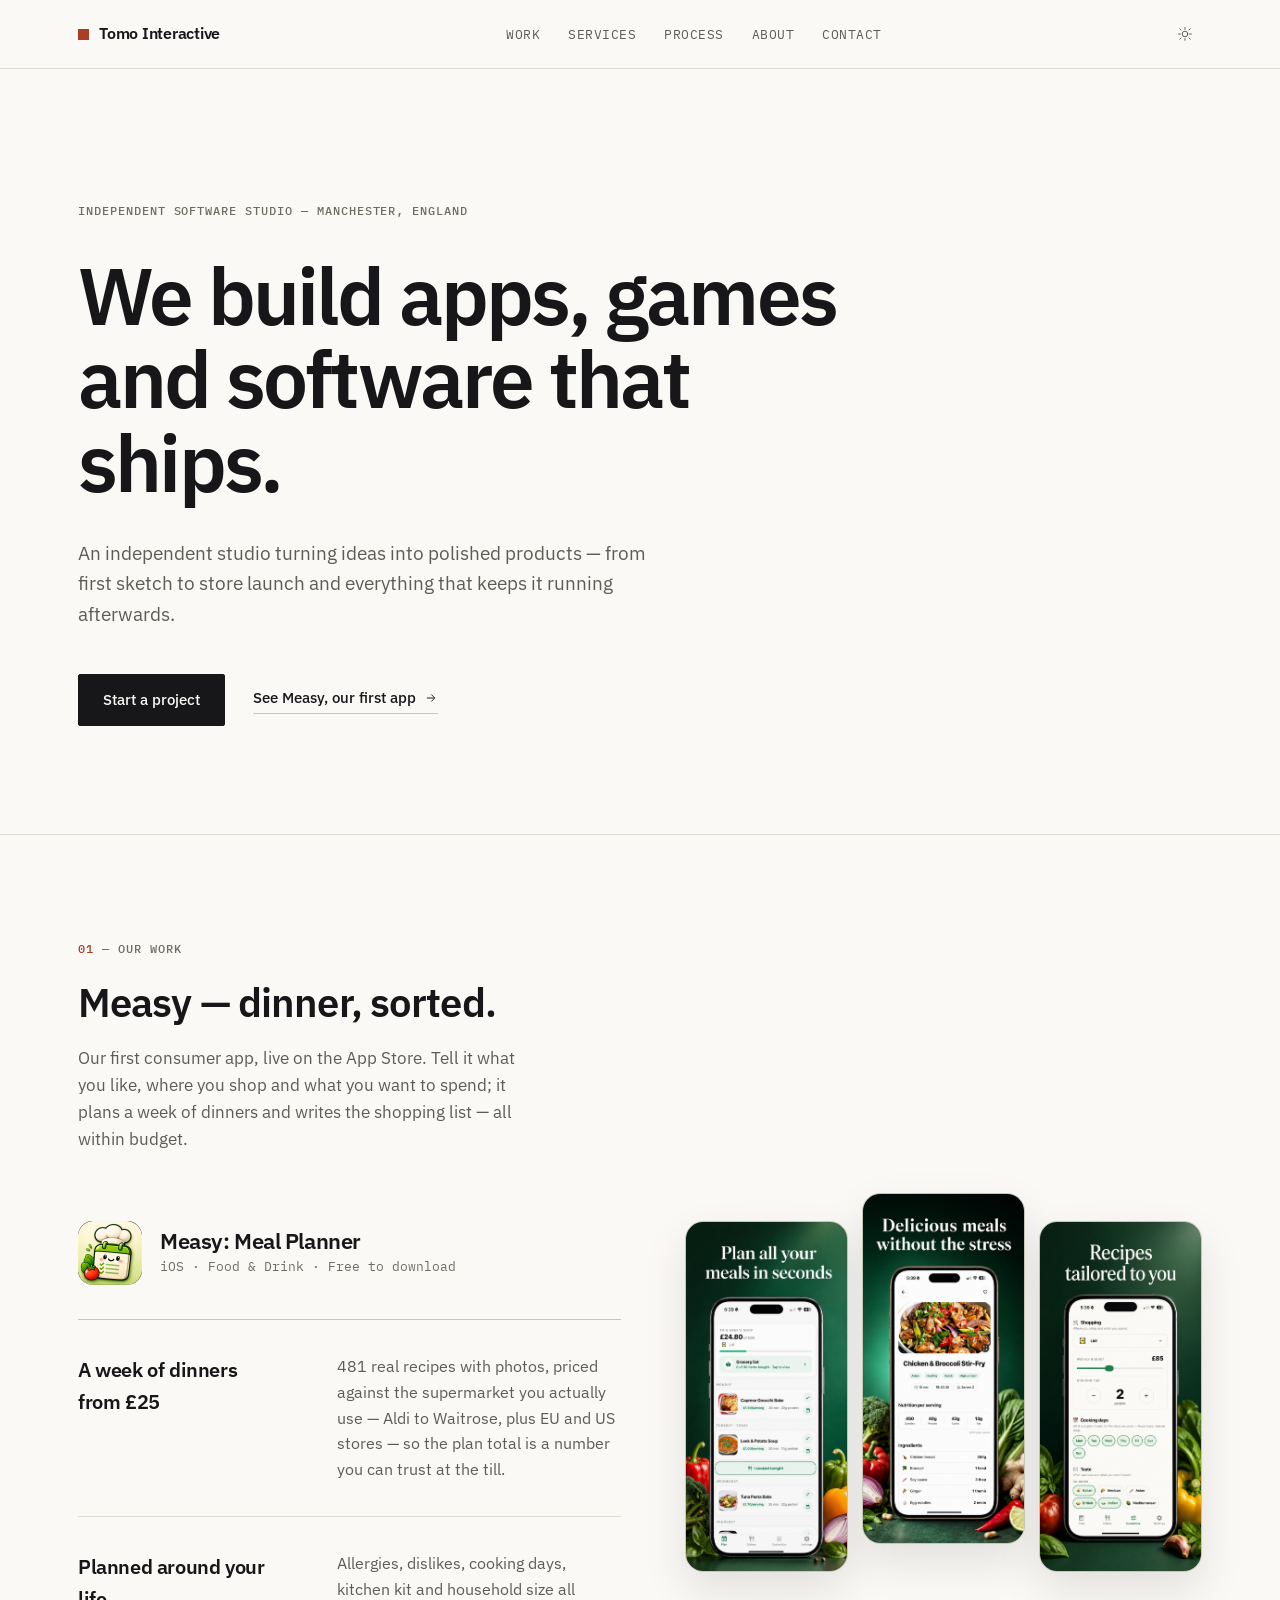
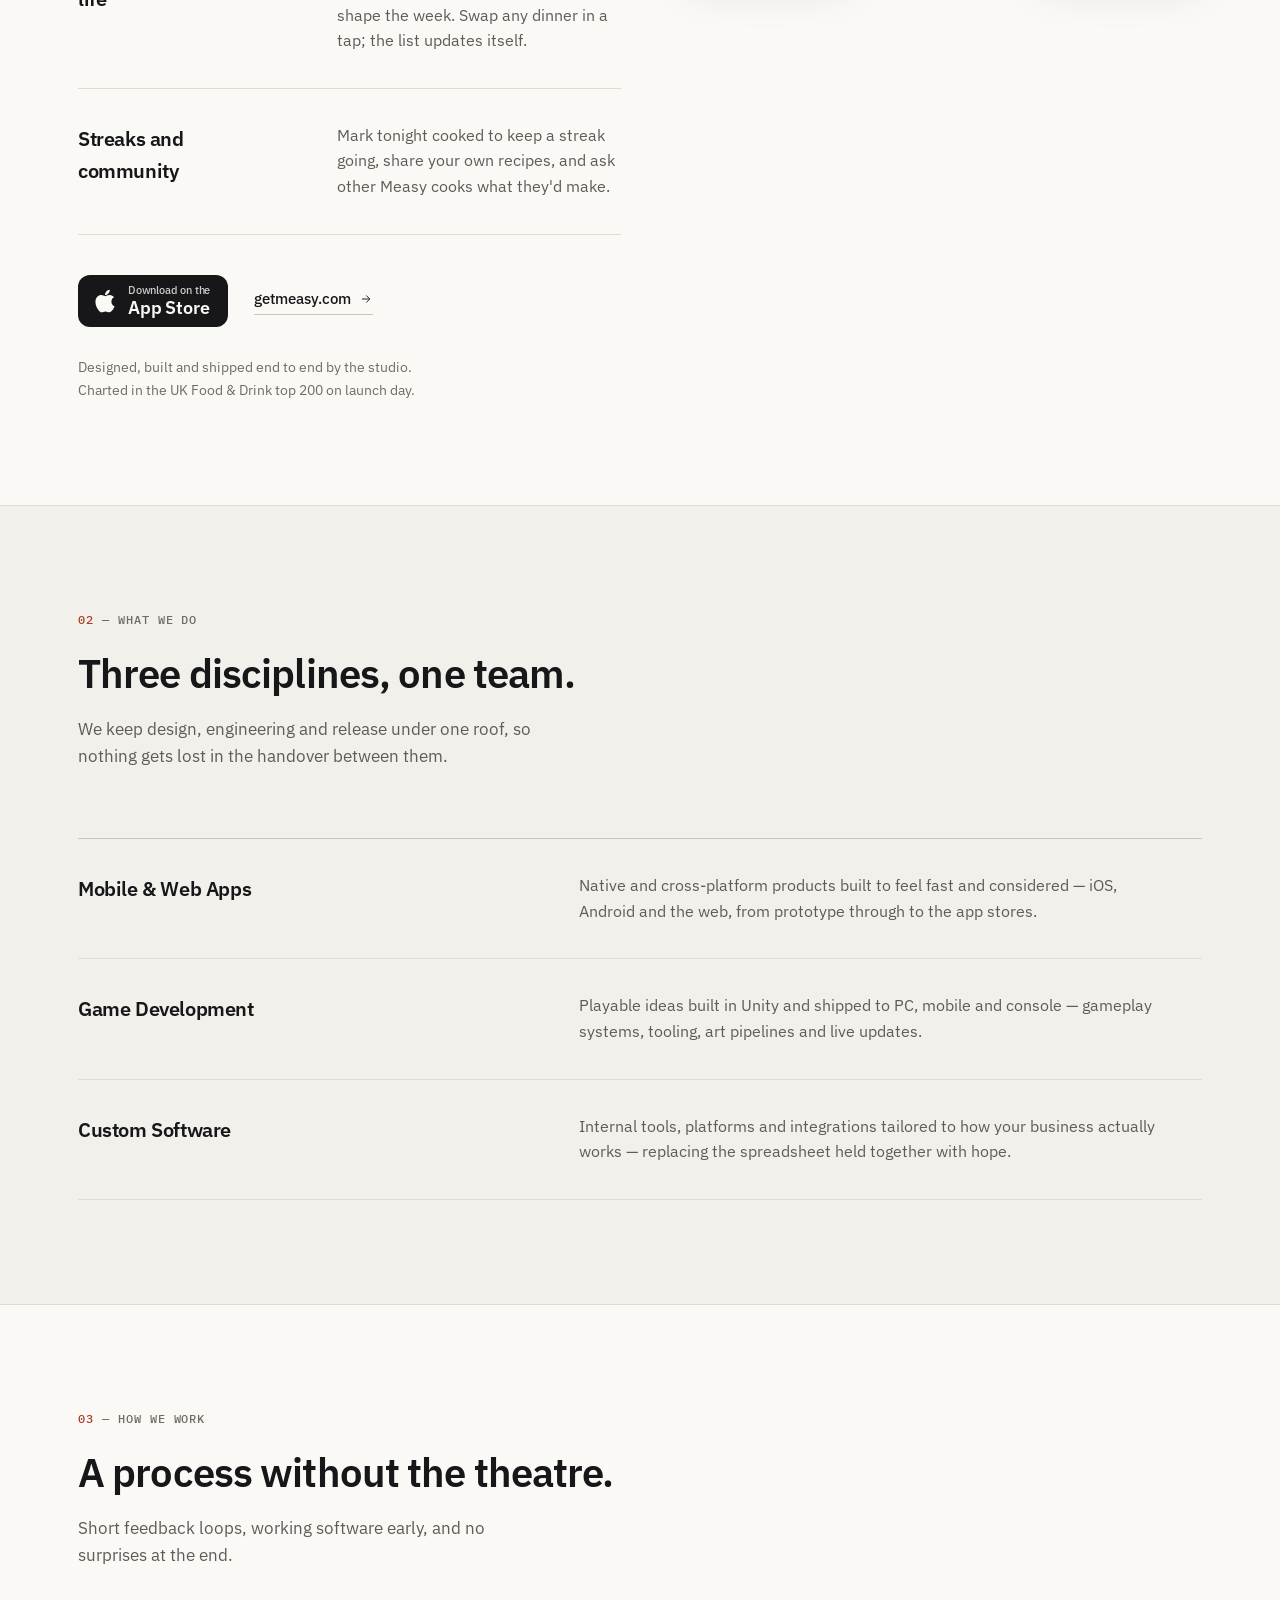
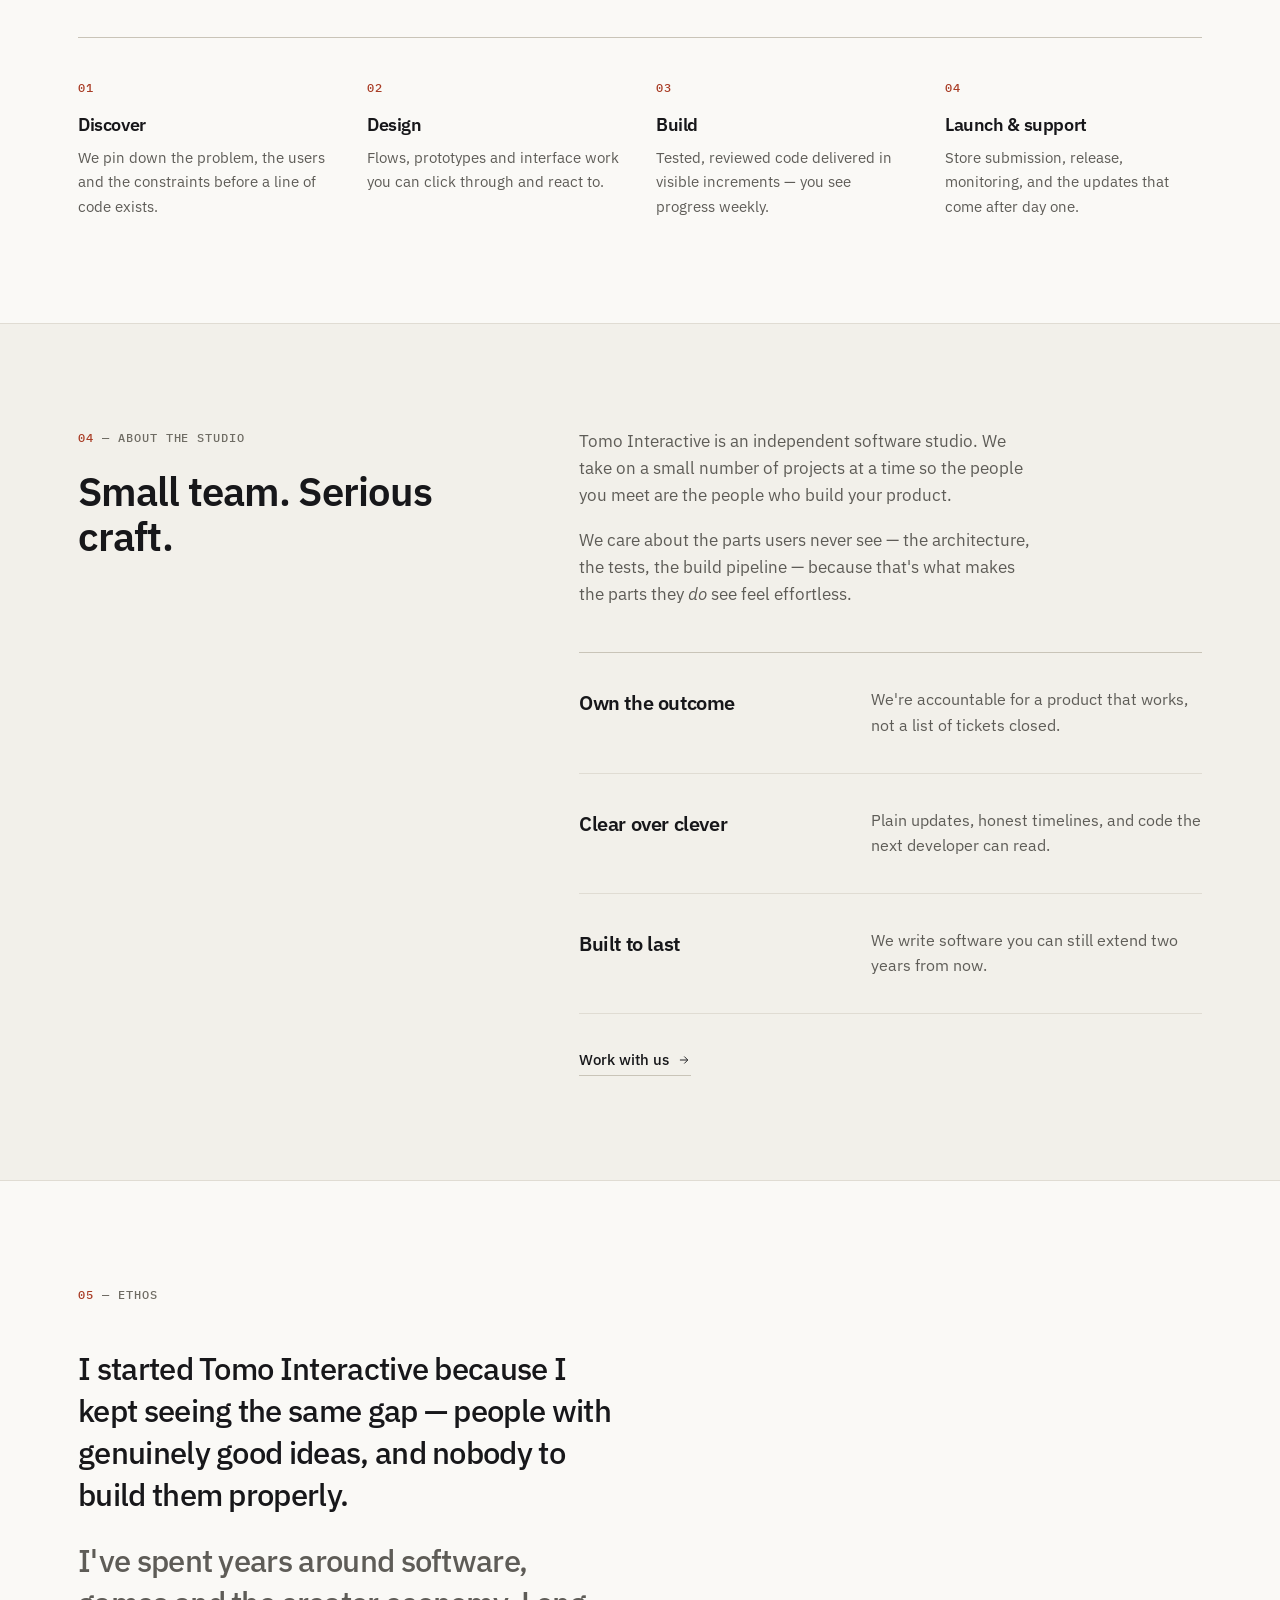
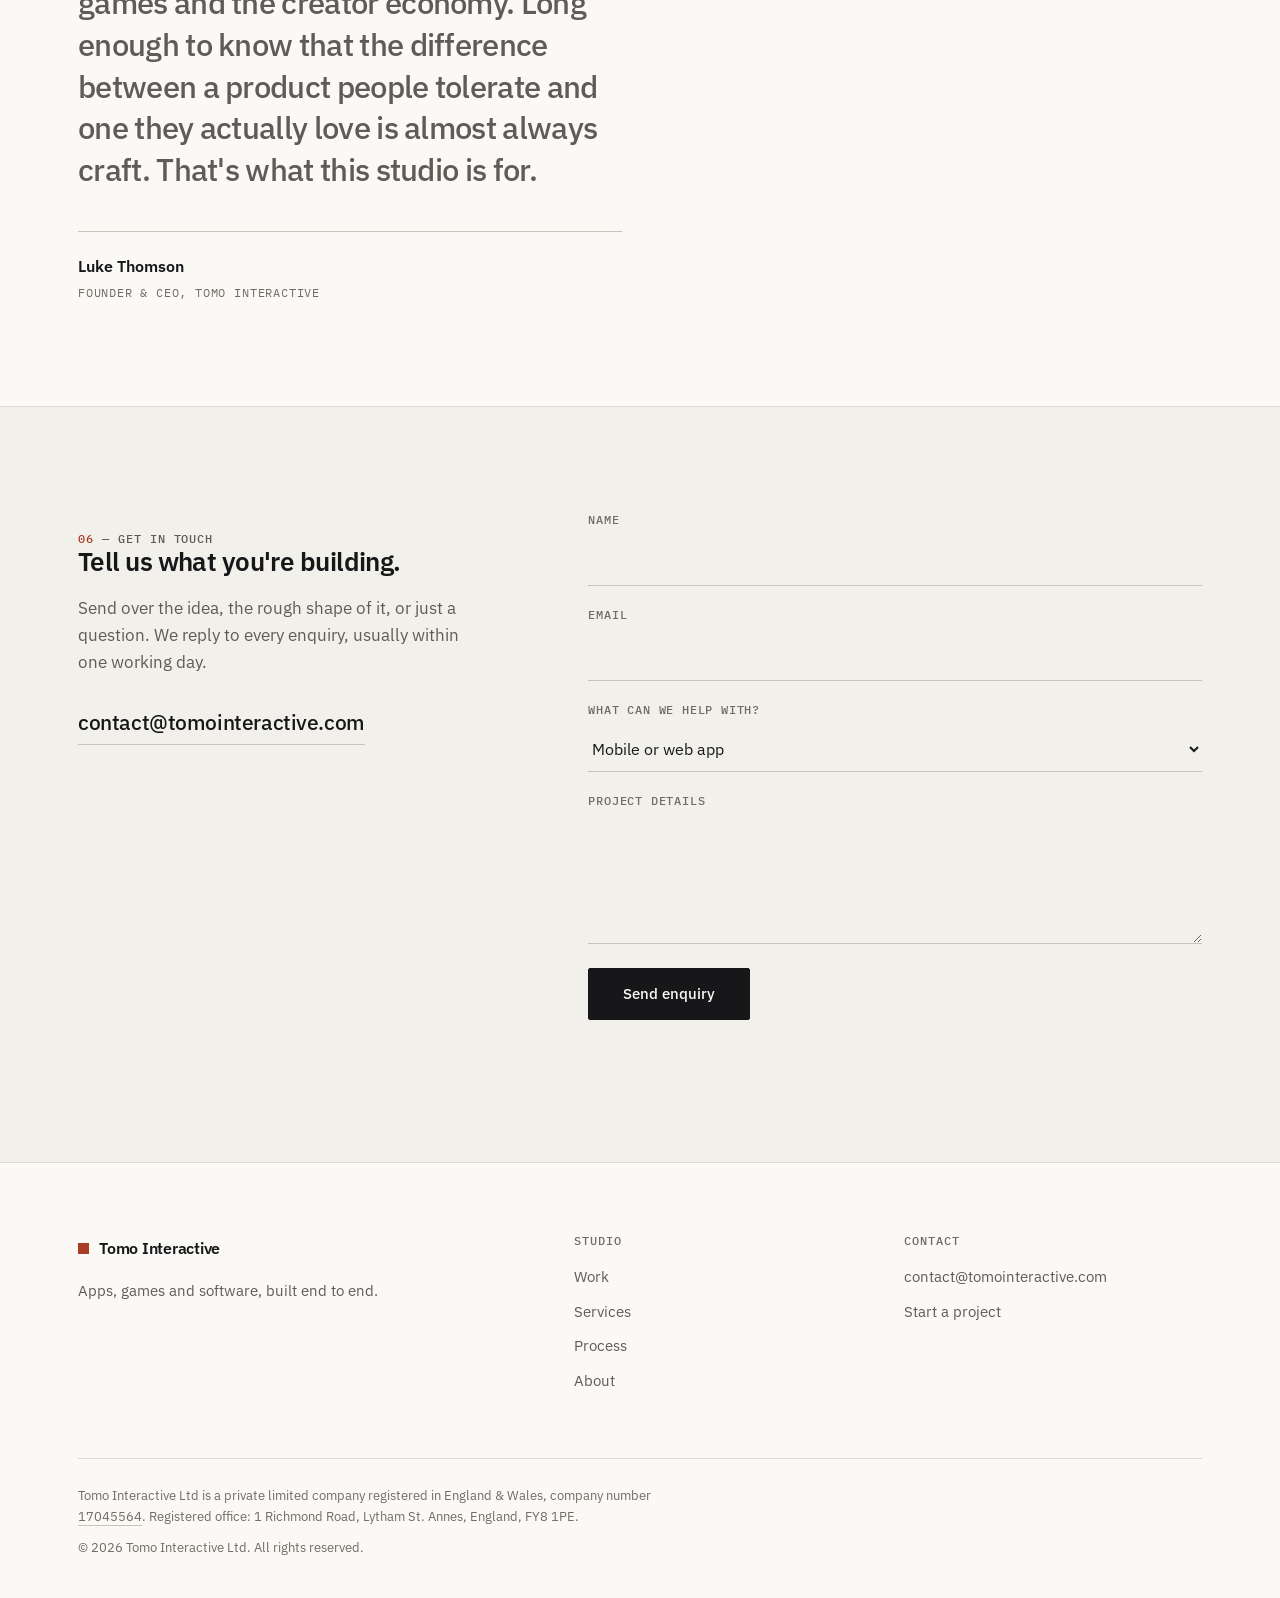
<file: index.html>
<!DOCTYPE html>
<html lang="en">
<head>
<meta charset="utf-8">
<meta name="viewport" content="width=device-width, initial-scale=1">
<title>Tomo Interactive — Apps, Games &amp; Software Development</title>
<meta name="description" content="Tomo Interactive Ltd is a software studio building mobile apps, games and custom software — including Measy, the budget meal planner on the App Store.">
<meta name="theme-color" content="#faf9f6">
<link rel="canonical" href="https://tomointeractive.com/">

<!-- Open Graph / social -->
<meta property="og:type" content="website">
<meta property="og:url" content="https://tomointeractive.com/">
<meta property="og:title" content="Tomo Interactive — Apps, Games &amp; Software Development">
<meta property="og:description" content="A software studio building mobile apps, games and custom software. Design-led engineering, shipped end to end.">
<meta property="og:image" content="https://tomointeractive.com/assets/og-image.png">
<meta property="og:site_name" content="Tomo Interactive">
<meta name="twitter:card" content="summary_large_image">
<meta name="twitter:title" content="Tomo Interactive — Apps, Games &amp; Software Development">
<meta name="twitter:description" content="A software studio building mobile apps, games and custom software.">
<meta name="twitter:image" content="https://tomointeractive.com/assets/og-image.png">

<link rel="icon" href="assets/favicon.svg" type="image/svg+xml">
<link rel="apple-touch-icon" href="assets/apple-touch-icon.png">

<link rel="preconnect" href="https://fonts.googleapis.com">
<link rel="preconnect" href="https://fonts.gstatic.com" crossorigin>
<link href="https://fonts.googleapis.com/css2?family=IBM+Plex+Mono:wght@400;500&family=IBM+Plex+Sans:wght@400;500;600&display=swap" rel="stylesheet">
<!-- ?v= is a cache buster. GitHub Pages serves assets with max-age=600, so a
     browser can hold an old stylesheet against new HTML. Bump this version
     whenever styles.css or main.js changes. -->
<link rel="stylesheet" href="styles.css?v=4">

<script type="application/ld+json">
{
  "@context": "https://schema.org",
  "@type": "Organization",
  "name": "Tomo Interactive LTD",
  "alternateName": "Tomo Interactive",
  "url": "https://tomointeractive.com",
  "logo": "https://tomointeractive.com/assets/favicon.svg",
  "description": "Software studio building mobile apps, games and custom software.",
  "email": "contact@tomointeractive.com",
  "legalName": "TOMO INTERACTIVE LTD",
  "identifier": {
    "@type": "PropertyValue",
    "name": "Companies House registration number",
    "value": "17045564"
  },
  "address": {
    "@type": "PostalAddress",
    "streetAddress": "1 Richmond Road",
    "addressLocality": "Lytham St. Annes",
    "postalCode": "FY8 1PE",
    "addressCountry": "GB"
  }
}
</script>
<!-- Apply the stored theme before first paint to avoid a flash. -->
<script>
(function(){try{var t=localStorage.getItem('ti-theme');if(t)document.documentElement.setAttribute('data-theme',t);}catch(e){}})();
</script>
</head>
<body id="top">

<a class="skip-link" href="#main">Skip to content</a>

<header class="masthead">
  <div class="wrap">
    <a class="wordmark" href="#top" aria-label="Tomo Interactive home">
      <span class="mark" aria-hidden="true"></span>Tomo Interactive
    </a>

    <nav class="nav" id="nav" aria-label="Main">
      <a href="#work">Work</a>
      <a href="#services">Services</a>
      <a href="#process">Process</a>
      <a href="#about">About</a>
      <a href="#contact">Contact</a>
    </nav>

    <div class="actions">
      <button class="icon-btn" id="themeToggle" type="button" aria-label="Switch colour theme">
        <svg class="icon-sun" viewBox="0 0 24 24" aria-hidden="true"><circle cx="12" cy="12" r="4.2"/><path d="M12 2.5v2.6M12 18.9v2.6M4.2 4.2l1.9 1.9M17.9 17.9l1.9 1.9M2.5 12h2.6M18.9 12h2.6M4.2 19.8l1.9-1.9M17.9 6.1l1.9-1.9"/></svg>
        <svg class="icon-moon" viewBox="0 0 24 24" aria-hidden="true"><path d="M20 14.2A8.2 8.2 0 019.8 4a8.4 8.4 0 102 10.2 8.2 8.2 0 018.2 0z"/></svg>
      </button>
      <button class="icon-btn menu-btn" id="menuBtn" type="button" aria-label="Open menu" aria-expanded="false" aria-controls="nav">
        <span class="bar"></span><span class="bar"></span>
      </button>
    </div>
  </div>
</header>

<main id="main">

  <!-- ── Hero ─────────────────────────────────────────────── -->
  <section class="hero">
    <div class="wrap">
      <p class="label">Independent software studio — Manchester, England</p>
      <h1>We build apps, games and software that ships.</h1>
      <p class="lede">
        An independent studio turning ideas into polished products — from first sketch
        to store launch and everything that keeps it running afterwards.
      </p>
      <div class="hero-actions">
        <a class="btn" href="#contact">Start a project</a>
        <a class="link-arrow" href="#work">
          See Measy, our first app
          <svg viewBox="0 0 24 24" aria-hidden="true"><path d="M5 12h13M12.5 6l6 6-6 6"/></svg>
        </a>
      </div>
    </div>
  </section>

  <!-- ── Work ─────────────────────────────────────────────── -->
  <section class="band" id="work">
    <div class="wrap">
      <div class="band-head">
        <p class="label"><span class="num">01</span> — Our work</p>
        <h2>Measy — dinner, sorted.</h2>
        <p class="lede">
          Our first consumer app, live on the App Store. Tell it what you like, where you
          shop and what you want to spend; it plans a week of dinners and writes the
          shopping list — all within budget.
        </p>
      </div>

      <div class="showcase">
        <div class="showcase-copy">
          <div class="showcase-title">
            <img class="showcase-icon" src="assets/measy/icon.png" alt="" width="64" height="64">
            <div>
              <h3>Measy: Meal Planner</h3>
              <p class="showcase-meta">iOS · Food &amp; Drink · Free to download</p>
            </div>
          </div>

          <dl class="rows">
            <div class="row">
              <dt>A week of dinners from £25</dt>
              <dd>
                481 real recipes with photos, priced against the supermarket you actually
                use — Aldi to Waitrose, plus EU and US stores — so the plan total is a
                number you can trust at the till.
              </dd>
            </div>
            <div class="row">
              <dt>Planned around your life</dt>
              <dd>
                Allergies, dislikes, cooking days, kitchen kit and household size all
                shape the week. Swap any dinner in a tap; the list updates itself.
              </dd>
            </div>
            <div class="row">
              <dt>Streaks and community</dt>
              <dd>
                Mark tonight cooked to keep a streak going, share your own recipes, and
                ask other Measy cooks what they'd make.
              </dd>
            </div>
          </dl>

          <div class="showcase-actions">
            <a class="store-badge" href="https://apps.apple.com/gb/app/measy-meal-planner/id6802489151"
               target="_blank" rel="noopener noreferrer" aria-label="Download Measy on the App Store">
              <svg viewBox="0 0 384 512" aria-hidden="true"><path d="M318.7 268.7c-.2-36.7 16.4-64.4 50-84.8-18.8-26.9-47.2-41.7-84.7-44.6-35.5-2.8-74.3 20.7-88.5 20.7-15 0-49.4-19.7-76.4-19.7C63.3 141.2 4 184.8 4 273.5q0 39.3 14.4 81.2c12.8 36.7 59 126.7 107.2 125.2 25.2-.6 43-17.9 75.8-17.9 31.8 0 48.3 17.9 76.4 17.9 48.6-.7 90.4-82.5 102.6-119.3-65.2-30.7-61.7-90-61.7-91.9zm-56.6-164.2c27.3-32.4 24.8-61.9 24-72.5-24.1 1.4-52 16.4-67.9 34.9-17.5 19.8-27.8 44.3-25.6 71.9 26.1 2 49.9-11.4 69.5-34.3z"/></svg>
              <span><small>Download on the</small>App Store</span>
            </a>
            <a class="link-arrow" href="https://getmeasy.com" target="_blank" rel="noopener noreferrer">
              getmeasy.com
              <svg viewBox="0 0 24 24" aria-hidden="true"><path d="M5 12h13M12.5 6l6 6-6 6"/></svg>
            </a>
          </div>

          <p class="showcase-note">
            Designed, built and shipped end to end by the studio. Charted in the UK
            Food &amp; Drink top 200 on launch day.
          </p>
        </div>

        <div class="showcase-shots" aria-label="Measy app screenshots">
          <img src="assets/measy/screen-1.jpg" alt="Measy plan screen: a week of dinners with the total against the budget" width="750" height="1500" loading="lazy">
          <img src="assets/measy/screen-2.jpg" alt="Measy explore screen: dishes with photos and prices" width="750" height="1500" loading="lazy">
          <img src="assets/measy/screen-3.jpg" alt="Measy recipe screen: ingredients, steps and a tailored serving" width="750" height="1500" loading="lazy">
        </div>
      </div>
    </div>
  </section>

  <!-- ── Services ─────────────────────────────────────────── -->
  <section class="band band-tone" id="services">
    <div class="wrap">
      <div class="band-head">
        <p class="label"><span class="num">02</span> — What we do</p>
        <h2>Three disciplines, one team.</h2>
        <p class="lede">
          We keep design, engineering and release under one roof, so nothing gets lost
          in the handover between them.
        </p>
      </div>

      <dl class="rows">
        <div class="row">
          <dt>Mobile &amp; Web Apps</dt>
          <dd>
            Native and cross-platform products built to feel fast and considered —
            iOS, Android and the web, from prototype through to the app stores.
          </dd>
        </div>
        <div class="row">
          <dt>Game Development</dt>
          <dd>
            Playable ideas built in Unity and shipped to PC, mobile and console —
            gameplay systems, tooling, art pipelines and live updates.
          </dd>
        </div>
        <div class="row">
          <dt>Custom Software</dt>
          <dd>
            Internal tools, platforms and integrations tailored to how your business
            actually works — replacing the spreadsheet held together with hope.
          </dd>
        </div>
      </dl>
    </div>
  </section>

  <!-- ── Process ──────────────────────────────────────────── -->
  <section class="band" id="process">
    <div class="wrap">
      <div class="band-head">
        <p class="label"><span class="num">03</span> — How we work</p>
        <h2>A process without the theatre.</h2>
        <p class="lede">
          Short feedback loops, working software early, and no surprises at the end.
        </p>
      </div>

      <ol class="steps">
        <li>
          <span class="n">01</span>
          <h3>Discover</h3>
          <p>We pin down the problem, the users and the constraints before a line of code exists.</p>
        </li>
        <li>
          <span class="n">02</span>
          <h3>Design</h3>
          <p>Flows, prototypes and interface work you can click through and react to.</p>
        </li>
        <li>
          <span class="n">03</span>
          <h3>Build</h3>
          <p>Tested, reviewed code delivered in visible increments — you see progress weekly.</p>
        </li>
        <li>
          <span class="n">04</span>
          <h3>Launch &amp; support</h3>
          <p>Store submission, release, monitoring, and the updates that come after day one.</p>
        </li>
      </ol>
    </div>
  </section>

  <!-- ── About ────────────────────────────────────────────── -->
  <section class="band band-tone" id="about">
    <div class="wrap about">
      <div class="band-head">
        <p class="label"><span class="num">04</span> — About the studio</p>
        <h2>Small team. Serious craft.</h2>
      </div>

      <div class="about-copy">
        <p class="lede">
          Tomo Interactive is an independent software studio. We take on a small number
          of projects at a time so the people you meet are the people who build your product.
        </p>
        <p class="lede">
          We care about the parts users never see — the architecture, the tests, the build
          pipeline — because that's what makes the parts they <em>do</em> see feel effortless.
        </p>

        <dl class="rows">
          <div class="row">
            <dt>Own the outcome</dt>
            <dd>We're accountable for a product that works, not a list of tickets closed.</dd>
          </div>
          <div class="row">
            <dt>Clear over clever</dt>
            <dd>Plain updates, honest timelines, and code the next developer can read.</dd>
          </div>
          <div class="row">
            <dt>Built to last</dt>
            <dd>We write software you can still extend two years from now.</dd>
          </div>
        </dl>

        <a class="link-arrow" href="#contact">
          Work with us
          <svg viewBox="0 0 24 24" aria-hidden="true"><path d="M5 12h13M12.5 6l6 6-6 6"/></svg>
        </a>
      </div>
    </div>
  </section>

  <!-- ── Ethos ────────────────────────────────────────────── -->
  <section class="band" id="ethos">
    <div class="wrap">
      <p class="label"><span class="num">05</span> — Ethos</p>

      <figure class="ethos">
        <blockquote>
          <p>
            I started Tomo Interactive because I kept seeing the same gap — people
            with genuinely good ideas, and nobody to build them properly.
          </p>
          <p>
            I've spent years around software, games and the creator economy. Long
            enough to know that the difference between a product people tolerate and
            one they actually love is almost always craft. That's what this studio is for.
          </p>
        </blockquote>
        <figcaption>
          <span class="ethos-name">Luke Thomson</span>
          <span class="ethos-role">Founder &amp; CEO, Tomo Interactive</span>
        </figcaption>
      </figure>
    </div>
  </section>

  <!-- ── Contact ──────────────────────────────────────────── -->
  <section class="band band-tone" id="contact">
    <div class="wrap contact">
      <div class="contact-copy">
        <p class="label"><span class="num">06</span> — Get in touch</p>
        <h2>Tell us what you're building.</h2>
        <p>
          Send over the idea, the rough shape of it, or just a question. We reply to
          every enquiry, usually within one working day.
        </p>
        <a class="contact-email" href="mailto:contact@tomointeractive.com">contact@tomointeractive.com</a>
      </div>

      <!-- Posts nowhere until an endpoint is set — see README.md -->
      <form class="form" id="contactForm" novalidate>
        <div class="field">
          <label for="name">Name</label>
          <input type="text" id="name" name="name" autocomplete="name" required>
        </div>
        <div class="field">
          <label for="email">Email</label>
          <input type="email" id="email" name="email" autocomplete="email" required>
        </div>
        <div class="field">
          <label for="project">What can we help with?</label>
          <select id="project" name="project">
            <option>Mobile or web app</option>
            <option>Game development</option>
            <option>Custom software</option>
            <option>Something else</option>
          </select>
        </div>
        <div class="field">
          <label for="message">Project details</label>
          <textarea id="message" name="message" rows="4" required></textarea>
        </div>
        <button class="btn" type="submit">Send enquiry</button>
        <p class="form-note" id="formNote" role="status" aria-live="polite"></p>
      </form>
    </div>
  </section>

</main>

<footer class="site-footer">
  <div class="wrap">
    <div class="footer-top">
      <div>
        <a class="wordmark" href="#top" aria-label="Tomo Interactive home">
          <span class="mark" aria-hidden="true"></span>Tomo Interactive
        </a>
        <p class="footer-tagline">Apps, games and software, built end to end.</p>
      </div>

      <nav class="footer-nav" aria-label="Footer">
        <div>
          <h3>Studio</h3>
          <a href="#work">Work</a>
          <a href="#services">Services</a>
          <a href="#process">Process</a>
          <a href="#about">About</a>
        </div>
        <div>
          <h3>Contact</h3>
          <a href="mailto:contact@tomointeractive.com">contact@tomointeractive.com</a>
          <a href="#contact">Start a project</a>
        </div>
      </nav>
    </div>

    <div class="footer-legal">
      <p class="disclosure">
        Tomo Interactive Ltd is a private limited company registered in England &amp; Wales,
        company number
        <a href="https://find-and-update.company-information.service.gov.uk/company/17045564"
           target="_blank" rel="noopener noreferrer">17045564</a>.
        Registered office: 1 Richmond Road, Lytham St. Annes, England, FY8 1PE.
      </p>
      <p>&copy; <span id="year">2026</span> Tomo Interactive Ltd. All rights reserved.</p>
    </div>
  </div>
</footer>

<script src="main.js?v=4"></script>
</body>
</html>
</file>
<file: styles.css>
/* ============================================================
   Tomo Interactive LTD — tomointeractive.com
   Editorial/Swiss-influenced: paper, ink, hairline rules.
   No gradients, no glass, no decorative blur.
   ============================================================ */

/* ---------- Tokens ---------- */
:root {
  --paper:   #faf9f6;   /* warm off-white, not pure white */
  --band:    #f2f0ea;   /* alternating section tone */
  --ink:     #17171a;
  --ink-2:   #5e5c57;   /* secondary text — 6.3:1 on paper */
  --ink-3:   #6f6c64;   /* labels, meta — 5.0:1, AA at small sizes */
  --rule:    #e0dcd3;   /* hairlines — the main structural device */
  --rule-2:  #c9c4b8;   /* emphasised hairline */
  --accent:  #a93d26;   /* single warm accent, used sparingly */
  --accent-hover: #86301d;

  --sans: 'IBM Plex Sans', -apple-system, BlinkMacSystemFont, 'Segoe UI', sans-serif;
  --mono: 'IBM Plex Mono', ui-monospace, SFMono-Regular, Menlo, monospace;

  --wrap: 1180px;
  --gutter: 28px;
  color-scheme: light;
}

:root[data-theme="dark"] {
  --paper:   #141310;
  --band:    #1b1a16;
  --ink:     #ece8e0;
  --ink-2:   #a29e94;
  --ink-3:   #948f85;   /* 5.8:1 on the dark paper — AA at small sizes */
  --rule:    #2b2924;
  --rule-2:  #423f38;
  --accent:  #e0714f;
  --accent-hover: #ef8460;
  color-scheme: dark;
}

/* ---------- Reset ---------- */
*, *::before, *::after { box-sizing: border-box; }
html { -webkit-text-size-adjust: 100%; }
body {
  margin: 0;
  background: var(--paper);
  color: var(--ink);
  font-family: var(--sans);
  font-size: 17px;
  line-height: 1.6;
  -webkit-font-smoothing: antialiased;
  text-rendering: optimizeLegibility;
}
img, svg { max-width: 100%; display: block; }
a { color: inherit; text-decoration: none; }
p { margin: 0; }
ul, ol, dl, dd { margin: 0; padding: 0; list-style: none; }
h1, h2, h3, h4 { margin: 0; font-weight: 600; letter-spacing: -0.022em; line-height: 1.12; }
button, input, select, textarea { font: inherit; color: inherit; }

.wrap { width: 100%; max-width: var(--wrap); margin: 0 auto; padding: 0 var(--gutter); }

::selection { background: var(--accent); color: var(--paper); }

:focus-visible { outline: 2px solid var(--accent); outline-offset: 3px; }

.skip-link {
  position: absolute; left: -9999px; top: 10px; z-index: 200;
  background: var(--ink); color: var(--paper); padding: 10px 16px;
}
.skip-link:focus { left: var(--gutter); }

/* ---------- Shared type ---------- */

/* Small mono label — carries the technical character of the site. */
.label {
  font-family: var(--mono);
  font-size: 12px;
  font-weight: 500;
  letter-spacing: 0.08em;
  text-transform: uppercase;
  color: var(--ink-3);
}
.label .num { color: var(--accent); }

.lede { color: var(--ink-2); font-size: 1.06rem; max-width: 46ch; }

/* ---------- Buttons & links ---------- */
.btn {
  display: inline-flex; align-items: center; justify-content: center;
  padding: 13px 24px;
  background: var(--ink); color: var(--paper);
  border: 1px solid var(--ink); border-radius: 2px;
  font-size: 15px; font-weight: 500; cursor: pointer;
  transition: background .15s ease, border-color .15s ease;
}
.btn:hover { background: var(--accent); border-color: var(--accent); }
.btn-block { width: 100%; }

/* Understated secondary action — a rule, not a pill. */
.link-arrow {
  display: inline-flex; align-items: center; gap: 8px;
  font-size: 15px; font-weight: 500;
  padding-bottom: 3px;
  border-bottom: 1px solid var(--rule-2);
  transition: border-color .15s ease, color .15s ease;
}
.link-arrow:hover { color: var(--accent); border-bottom-color: var(--accent); }
.link-arrow svg { width: 14px; height: 14px; stroke: currentColor; stroke-width: 1.6; fill: none; }

/* ---------- Masthead ---------- */
.masthead {
  position: sticky; top: 0; z-index: 100;
  background: var(--paper);
  border-bottom: 1px solid var(--rule);
}
.masthead .wrap {
  display: flex; align-items: center; justify-content: space-between;
  gap: 24px; height: 68px;
}
.wordmark {
  display: inline-flex; align-items: center; gap: 10px;
  font-size: 16px; font-weight: 600; letter-spacing: -0.015em;
}
/* Flat accent square — no gradient, no rounded-app-icon look. */
.wordmark .mark { width: 11px; height: 11px; background: var(--accent); flex: none; }

.nav { display: flex; align-items: center; gap: 28px; }
.nav a {
  font-family: var(--mono); font-size: 12.5px; font-weight: 400;
  letter-spacing: 0.04em; text-transform: uppercase; color: var(--ink-2);
  transition: color .15s ease;
}
.nav a:hover { color: var(--accent); }

.actions { display: flex; align-items: center; gap: 6px; }
.icon-btn {
  width: 34px; height: 34px; display: grid; place-items: center;
  background: none; border: 1px solid transparent; border-radius: 2px;
  cursor: pointer; color: var(--ink-2);
  transition: color .15s ease, border-color .15s ease;
}
.icon-btn:hover { color: var(--ink); border-color: var(--rule); }
.icon-btn svg { width: 16px; height: 16px; fill: none; stroke: currentColor; stroke-width: 1.5; stroke-linecap: round; stroke-linejoin: round; }
.icon-moon { display: none; }
:root[data-theme="dark"] .icon-sun { display: none; }
:root[data-theme="dark"] .icon-moon { display: block; }

.menu-btn { display: none; }
.menu-btn .bar { display: block; width: 16px; height: 1.5px; background: currentColor; }
.menu-btn .bar + .bar { margin-top: 4px; }

/* ---------- Hero ---------- */
.hero { padding: 132px 0 108px; border-bottom: 1px solid var(--rule); }
.hero .label { display: block; margin-bottom: 34px; }
.hero h1 {
  font-size: clamp(2.7rem, 6.6vw, 5rem);
  letter-spacing: -0.035em;
  line-height: 1.04;
  max-width: 16ch;
  margin-bottom: 34px;
}
.hero .lede { font-size: clamp(1.05rem, 1.7vw, 1.2rem); max-width: 52ch; }
.hero-actions { display: flex; align-items: center; gap: 28px; flex-wrap: wrap; margin-top: 44px; }

/* ---------- Section shell ---------- */
.band { padding: 104px 0; border-bottom: 1px solid var(--rule); }
.band-tone { background: var(--band); }

.band-head { max-width: 62ch; margin-bottom: 68px; }
.band-head .label { display: block; margin-bottom: 22px; }
.band-head h2 { font-size: clamp(1.75rem, 3.4vw, 2.5rem); margin-bottom: 20px; }

/* ---------- Editorial rows (Services, Values) ----------
   Hairline-separated rows instead of floating cards: term on the
   left, description on the right. */
.rows { border-top: 1px solid var(--rule-2); }
.rows .row {
  display: grid;
  grid-template-columns: minmax(0, 5fr) minmax(0, 7fr);
  gap: 20px 56px;
  padding: 34px 0;
  border-bottom: 1px solid var(--rule);
}
.rows dt { font-size: 1.25rem; font-weight: 600; letter-spacing: -0.02em; }
.rows dd { color: var(--ink-2); font-size: 1rem; max-width: 58ch; }

/* ---------- Process ---------- */
.steps {
  display: grid; grid-template-columns: repeat(4, 1fr);
  gap: 40px 32px;
  border-top: 1px solid var(--rule-2);
  padding-top: 40px;
}
.steps .n {
  display: block; font-family: var(--mono); font-size: 12px; font-weight: 500;
  letter-spacing: 0.08em; color: var(--accent); margin-bottom: 18px;
}
.steps h3 { font-size: 1.1rem; margin-bottom: 10px; }
.steps p { color: var(--ink-2); font-size: .96rem; }

/* ---------- About ---------- */
.about { display: grid; grid-template-columns: minmax(0, 5fr) minmax(0, 7fr); gap: 56px; }
.about .band-head { margin-bottom: 0; }
.about-copy p + p { margin-top: 18px; }
.about-copy .rows { margin-top: 44px; }
.about-copy .link-arrow { margin-top: 34px; }

/* ---------- Ethos ----------
   A pull quote: large type on a short measure, attribution below a rule.
   No quotation-mark ornament — the scale does the work. */
/* One shared measure in rem — `ch` here would resolve against the inherited
   17px body size, not the large quote size, and squeeze the line far too narrow. */
.ethos { margin: 44px 0 0; --measure: 34rem; }
.ethos blockquote { margin: 0; max-width: var(--measure); }
.ethos blockquote p {
  font-size: clamp(1.3rem, 2.7vw, 1.95rem);
  font-weight: 500;
  line-height: 1.34;
  letter-spacing: -0.022em;
}
.ethos blockquote p + p { margin-top: 0.8em; color: var(--ink-2); }
.ethos figcaption {
  max-width: var(--measure);
  margin-top: 40px; padding-top: 22px;
  border-top: 1px solid var(--rule-2);
  display: flex; flex-direction: column; gap: 4px;
}
.ethos-name { font-weight: 600; font-size: 1rem; }
.ethos-role {
  font-family: var(--mono); font-size: 11.5px; font-weight: 400;
  letter-spacing: 0.07em; text-transform: uppercase; color: var(--ink-3);
}

/* ---------- Contact ---------- */
.contact { display: grid; grid-template-columns: minmax(0, 5fr) minmax(0, 7fr); gap: 56px 72px; }
.contact-copy p { color: var(--ink-2); margin-top: 18px; max-width: 40ch; }
.contact-email {
  display: inline-block; margin-top: 30px;
  font-size: clamp(1.05rem, 2vw, 1.3rem); font-weight: 500; letter-spacing: -0.02em;
  padding-bottom: 4px; border-bottom: 1px solid var(--rule-2);
  transition: color .15s ease, border-color .15s ease;
}
.contact-email:hover { color: var(--accent); border-bottom-color: var(--accent); }

.form { display: grid; gap: 20px; }
.field { display: grid; gap: 8px; }
.field label {
  font-family: var(--mono); font-size: 11.5px; font-weight: 500;
  letter-spacing: 0.07em; text-transform: uppercase; color: var(--ink-3);
}
.field input, .field select, .field textarea {
  width: 100%; padding: 11px 0;
  background: none; border: none; border-bottom: 1px solid var(--rule-2);
  border-radius: 0; font-size: 16px; resize: vertical;
  transition: border-color .15s ease;
}
.field select { padding-left: 0; }
.field input:focus, .field select:focus, .field textarea:focus {
  outline: none; border-bottom-color: var(--accent);
}
.field input[aria-invalid="true"], .field textarea[aria-invalid="true"] { border-bottom-color: var(--accent); }
.form .btn { margin-top: 4px; justify-self: start; padding-inline: 34px; }
.form-note { font-family: var(--mono); font-size: 12px; color: var(--ink-3); min-height: 18px; }
.form-note.ok  { color: var(--ink-2); }
.form-note.err { color: var(--accent); }

/* ---------- Footer ---------- */
.site-footer { padding: 72px 0 40px; }
.footer-top {
  display: grid; grid-template-columns: minmax(0, 5fr) minmax(0, 7fr);
  gap: 48px; padding-bottom: 56px;
}
.footer-tagline { color: var(--ink-2); font-size: .96rem; margin-top: 16px; max-width: 34ch; }
.footer-nav { display: grid; grid-template-columns: repeat(2, 1fr); gap: 32px; }
.footer-nav h3 {
  font-family: var(--mono); font-size: 11.5px; font-weight: 500;
  letter-spacing: 0.08em; text-transform: uppercase; color: var(--ink-3);
  margin-bottom: 16px;
}
.footer-nav a {
  display: block; font-size: .96rem; color: var(--ink-2); margin-bottom: 10px;
  transition: color .15s ease;
}
.footer-nav a:hover { color: var(--accent); }

.footer-legal {
  border-top: 1px solid var(--rule);
  padding-top: 26px;
  display: grid; gap: 10px;
  font-size: .82rem; color: var(--ink-3);
}
.footer-legal .disclosure { max-width: 74ch; line-height: 1.6; }
.footer-legal a { border-bottom: 1px solid var(--rule-2); transition: color .15s ease, border-color .15s ease; }
.footer-legal a:hover { color: var(--accent); border-bottom-color: var(--accent); }

/* ---------- 404 ---------- */
.notfound { min-height: 74vh; display: flex; align-items: center; }
.notfound .code {
  font-family: var(--mono); font-size: 12px; font-weight: 500;
  letter-spacing: 0.1em; text-transform: uppercase; color: var(--accent);
  margin-bottom: 22px;
}
.notfound h1 { font-size: clamp(1.9rem, 4.4vw, 3rem); margin-bottom: 18px; max-width: 18ch; }
.notfound p { color: var(--ink-2); max-width: 44ch; margin-bottom: 34px; }

/* ---------- Responsive ---------- */
@media (max-width: 900px) {
  .steps { grid-template-columns: repeat(2, 1fr); gap: 36px 32px; }
  .about, .contact { grid-template-columns: 1fr; gap: 40px; }
  .footer-top { grid-template-columns: 1fr; gap: 40px; }
}

@media (max-width: 700px) {
  :root { --gutter: 20px; }
  body { font-size: 16px; }
  .hero { padding: 76px 0 64px; }
  .hero .label { margin-bottom: 24px; }
  .band { padding: 68px 0; }
  .band-head { margin-bottom: 44px; }
  .rows .row { grid-template-columns: 1fr; gap: 10px; padding: 26px 0; }
  .steps { grid-template-columns: 1fr; gap: 30px; }
  .menu-btn { display: grid; }

  .nav {
    position: fixed; top: 68px; left: 0; right: 0;
    flex-direction: column; align-items: stretch; gap: 0;
    padding: 8px var(--gutter) 20px;
    background: var(--paper); border-bottom: 1px solid var(--rule);
    display: none;
  }
  .nav.open { display: flex; }
  .nav a { padding: 14px 0; font-size: 13px; border-bottom: 1px solid var(--rule); }
  .nav a:last-child { border-bottom: none; }
}

/* ---------- Work / showcase ---------- */
.showcase {
  display: grid;
  grid-template-columns: minmax(0, 1.05fr) minmax(0, 1fr);
  gap: 64px;
  align-items: start;
}
.showcase-title { display: flex; align-items: center; gap: 18px; margin-bottom: 34px; }
.showcase-icon { width: 64px; height: 64px; border-radius: 15px; flex: none; }
.showcase-title h3 { font-size: 1.35rem; letter-spacing: -0.02em; margin-bottom: 4px; }
.showcase-meta { font-family: var(--mono); font-size: .8rem; color: var(--ink-3); }
.showcase-actions { display: flex; align-items: center; gap: 26px; flex-wrap: wrap; margin-top: 40px; }
.store-badge {
  display: inline-flex; align-items: center; gap: 10px;
  padding: 10px 18px 10px 14px; border-radius: 12px;
  background: var(--ink); color: var(--paper); text-decoration: none;
  line-height: 1.05; transition: transform .15s ease, opacity .15s ease;
}
.store-badge:hover { opacity: .88; transform: translateY(-1px); }
.store-badge svg { width: 26px; height: 26px; fill: currentColor; flex: none; }
.store-badge span { display: block; font-size: 1.15rem; font-weight: 600; letter-spacing: -0.01em; }
.store-badge small { display: block; font-size: .66rem; font-weight: 500; opacity: .8; margin-bottom: 2px; }
.showcase-note { margin-top: 28px; color: var(--ink-3); font-size: .9rem; max-width: 48ch; }
.showcase-shots {
  display: grid;
  grid-template-columns: repeat(3, minmax(0, 1fr));
  gap: 14px;
  align-items: end;
}
.showcase-shots img {
  width: 100%; height: auto; display: block;
  border-radius: 18px; border: 1px solid var(--rule-2);
  box-shadow: 0 18px 44px rgba(0, 0, 0, .10);
}
.showcase-shots img:nth-child(2) { transform: translateY(-28px); }
:root[data-theme="dark"] .showcase-shots img { box-shadow: 0 18px 44px rgba(0, 0, 0, .45); }
@media (max-width: 900px) {
  .showcase { grid-template-columns: 1fr; gap: 48px; }
  .showcase-shots { max-width: 560px; }
}
@media (max-width: 700px) {
  .showcase-shots { gap: 10px; }
  .showcase-shots img { border-radius: 12px; }
  .showcase-shots img:nth-child(2) { transform: translateY(-14px); }
}

@media (prefers-reduced-motion: reduce) {
  *, *::before, *::after { transition-duration: .01ms !important; animation-duration: .01ms !important; }
}
</file>
